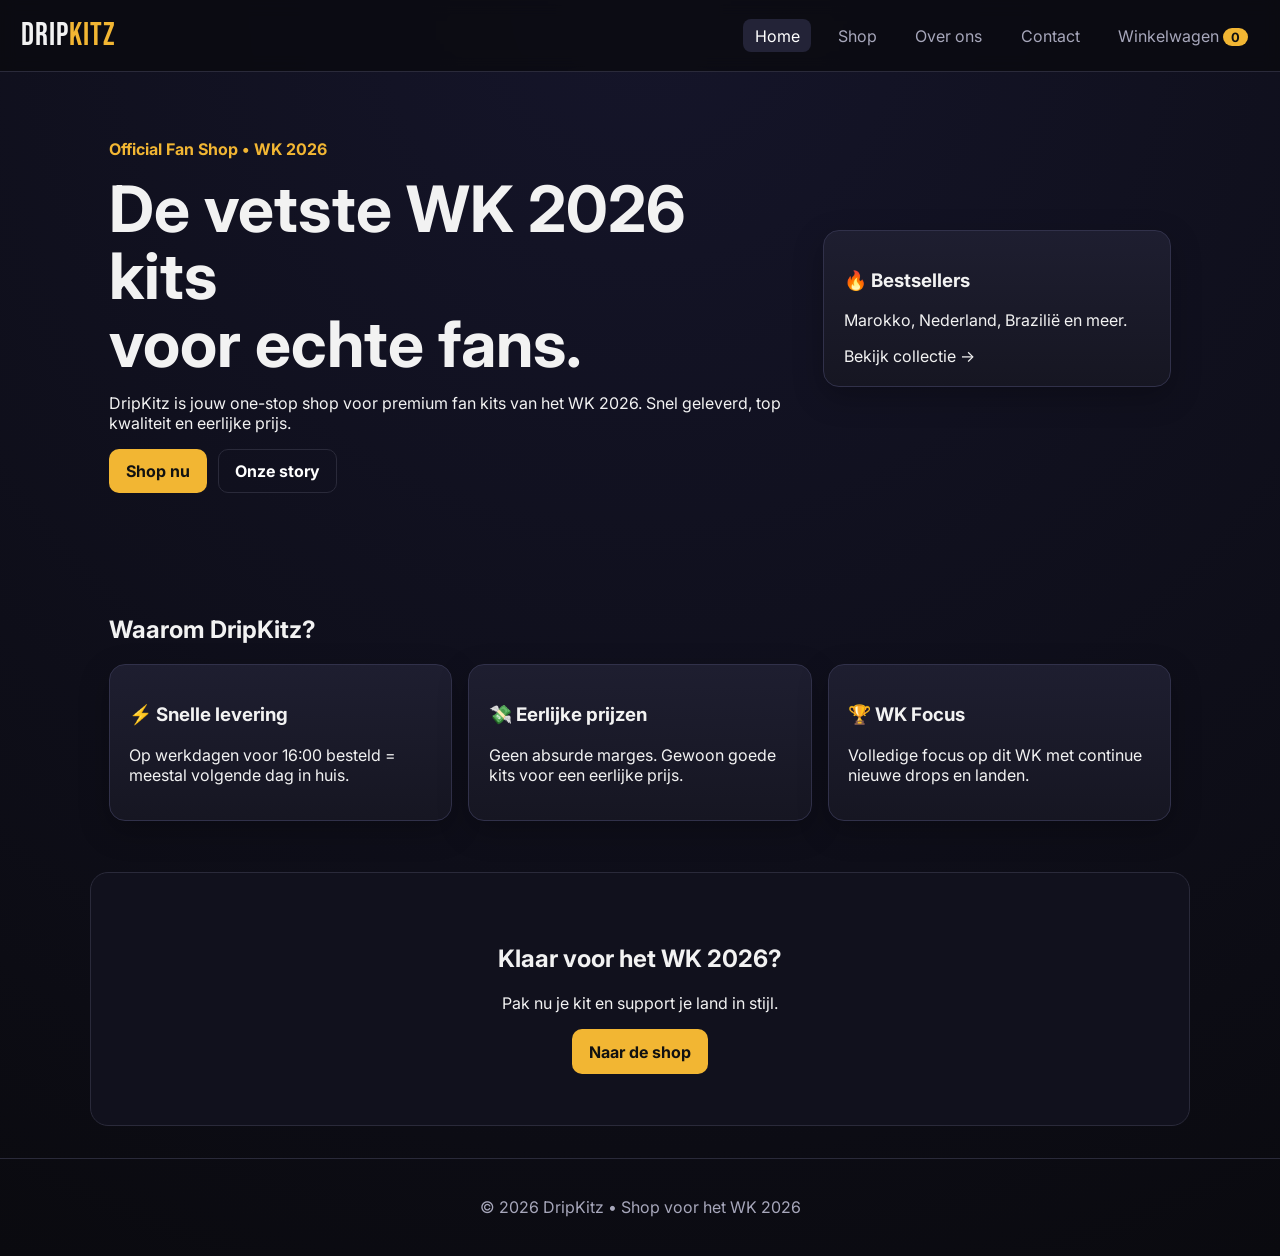
<file: DripKitz/index.html>
<!DOCTYPE html>
<html lang="nl">
<head>
  <meta charset="UTF-8" />
  <meta name="viewport" content="width=device-width, initial-scale=1.0" />
  <title>DripKitz | WK 2026 Shop</title>
  <link rel="preconnect" href="https://fonts.googleapis.com">
  <link rel="preconnect" href="https://fonts.gstatic.com" crossorigin>
  <link href="https://fonts.googleapis.com/css2?family=Bebas+Neue&family=Inter:wght@300;400;600;700;800&display=swap" rel="stylesheet">
  <link rel="stylesheet" href="style.css" />
</head>
<body>
  <header class="site-header">
    <a class="logo" href="index.html">DRIP<span>KITZ</span></a>
    <nav class="main-nav" id="mainNav">
      <a href="index.html" class="active">Home</a>
      <a href="shop.html">Shop</a>
      <a href="about.html">Over ons</a>
      <a href="contact.html">Contact</a>
      <a href="cart.html">Winkelwagen <span id="cartCount" class="cart-pill">0</span></a>
    </nav>
    <button id="menuBtn" class="menu-btn">☰</button>
  </header>

  <section class="hero section reveal">
    <div>
      <p class="kicker">Official Fan Shop • WK 2026</p>
      <h1>De vetste WK 2026 kits <br>voor echte fans.</h1>
      <p>DripKitz is jouw one-stop shop voor premium fan kits van het WK 2026. Snel geleverd, top kwaliteit en eerlijke prijs.</p>
      <div class="hero-actions">
        <a href="shop.html" class="btn btn-gold">Shop nu</a>
        <a href="about.html" class="btn btn-outline">Onze story</a>
      </div>
    </div>
    <div class="hero-card float">
      <h3>🔥 Bestsellers</h3>
      <p>Marokko, Nederland, Brazilië en meer.</p>
      <a href="shop.html">Bekijk collectie →</a>
    </div>
  </section>

  <section class="section reveal">
    <h2>Waarom DripKitz?</h2>
    <div class="grid-3">
      <article class="card"><h3>⚡ Snelle levering</h3><p>Op werkdagen voor 16:00 besteld = meestal volgende dag in huis.</p></article>
      <article class="card"><h3>💸 Eerlijke prijzen</h3><p>Geen absurde marges. Gewoon goede kits voor een eerlijke prijs.</p></article>
      <article class="card"><h3>🏆 WK Focus</h3><p>Volledige focus op dit WK met continue nieuwe drops en landen.</p></article>
    </div>
  </section>

  <section class="section reveal cta-band">
    <h2>Klaar voor het WK 2026?</h2>
    <p>Pak nu je kit en support je land in stijl.</p>
    <a href="shop.html" class="btn btn-gold">Naar de shop</a>
  </section>

  <footer class="site-footer">
    <p>© 2026 DripKitz • Shop voor het WK 2026</p>
  </footer>
  <script src="script.js"></script>
</body>
</html>
</file>
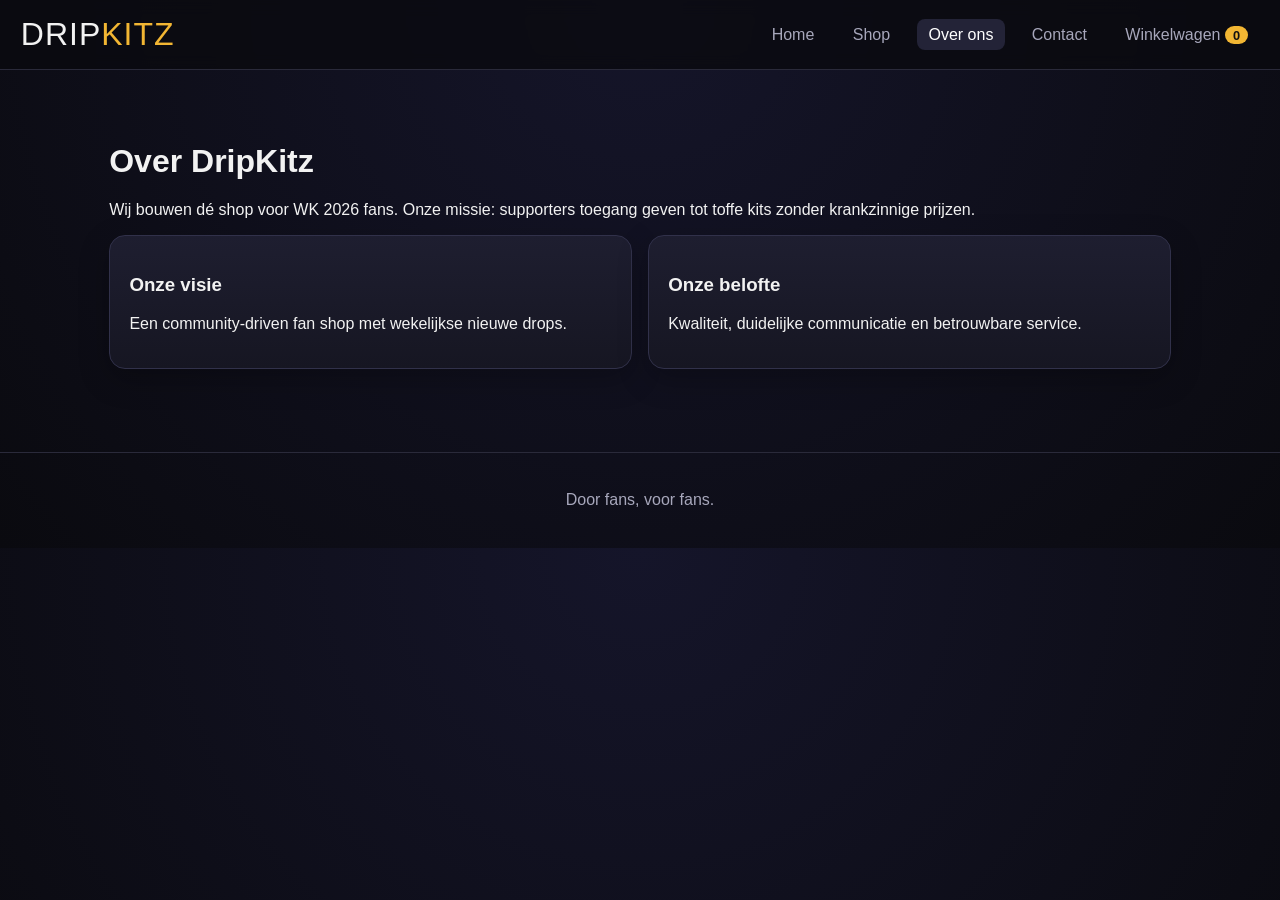
<file: DripKitz/about.html>
<!DOCTYPE html>
<html lang="nl">
<head>
  <meta charset="UTF-8" />
  <meta name="viewport" content="width=device-width, initial-scale=1.0" />
  <title>Over ons | DripKitz</title>
  <link rel="stylesheet" href="style.css" />
</head>
<body>
  <header class="site-header">
    <a class="logo" href="index.html">DRIP<span>KITZ</span></a>
    <nav class="main-nav" id="mainNav">
      <a href="index.html">Home</a>
      <a href="shop.html">Shop</a>
      <a href="about.html" class="active">Over ons</a>
      <a href="contact.html">Contact</a>
      <a href="cart.html">Winkelwagen <span id="cartCount" class="cart-pill">0</span></a>
    </nav>
    <button id="menuBtn" class="menu-btn">☰</button>
  </header>

  <main class="section reveal">
    <h1>Over DripKitz</h1>
    <p>
      Wij bouwen dé shop voor WK 2026 fans. Onze missie: supporters toegang geven tot toffe
      kits zonder krankzinnige prijzen.
    </p>

    <div class="grid-2">
      <article class="card">
        <h3>Onze visie</h3>
        <p>Een community-driven fan shop met wekelijkse nieuwe drops.</p>
      </article>
      <article class="card">
        <h3>Onze belofte</h3>
        <p>Kwaliteit, duidelijke communicatie en betrouwbare service.</p>
      </article>
    </div>
  </main>

  <footer class="site-footer">
    <p>Door fans, voor fans.</p>
  </footer>

  <script src="script.js"></script>
</body>
</html>
</file>
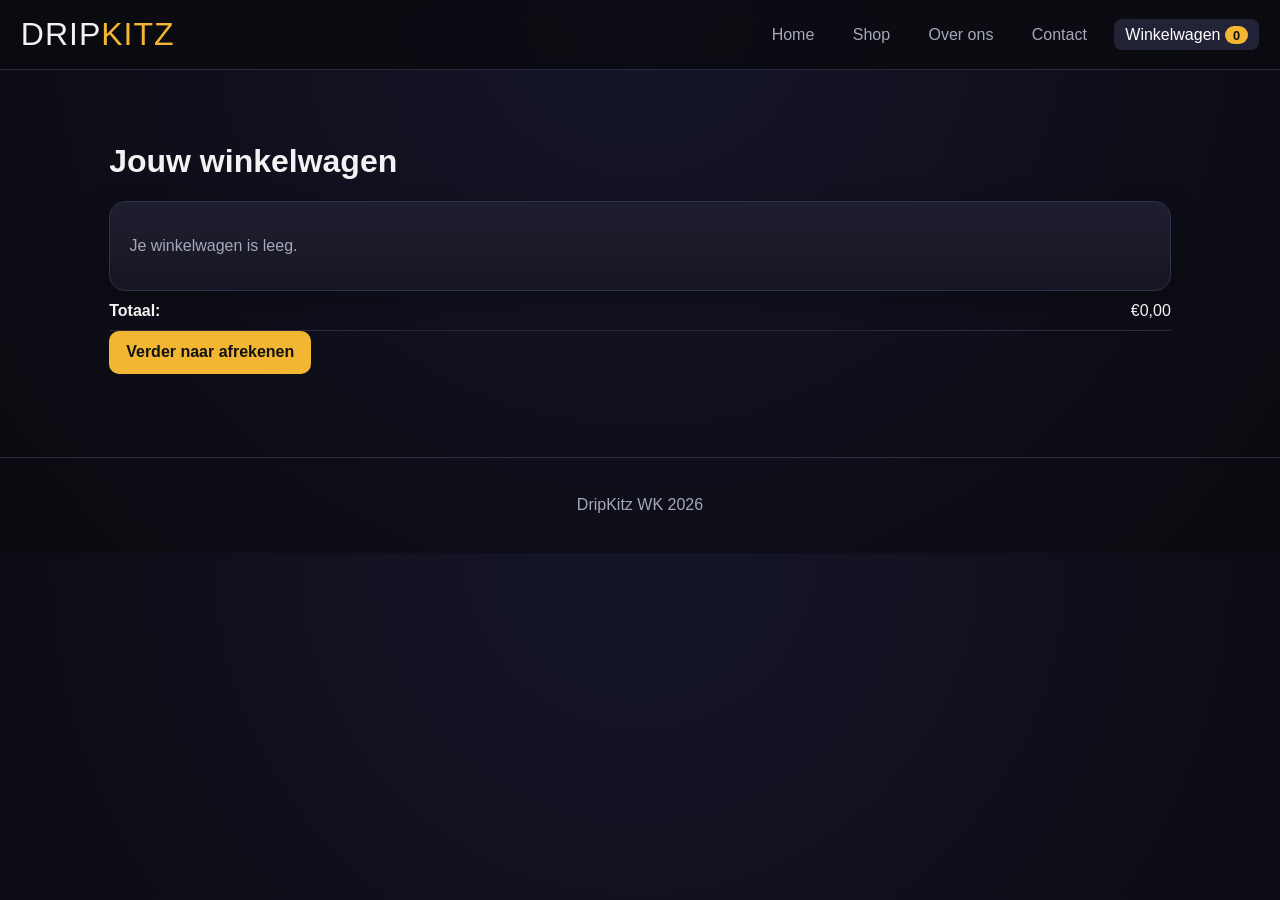
<file: DripKitz/cart.html>
<!DOCTYPE html>
<html lang="nl">
<head>
  <meta charset="UTF-8" />
  <meta name="viewport" content="width=device-width, initial-scale=1.0" />
  <title>Winkelwagen | DripKitz</title>
  <link rel="stylesheet" href="style.css" />
</head>
<body>
  <header class="site-header">
    <a class="logo" href="index.html">DRIP<span>KITZ</span></a>
    <nav class="main-nav" id="mainNav">
      <a href="index.html">Home</a>
      <a href="shop.html">Shop</a>
      <a href="about.html">Over ons</a>
      <a href="contact.html">Contact</a>
      <a href="cart.html" class="active">Winkelwagen <span id="cartCount" class="cart-pill">0</span></a>
    </nav>
    <button id="menuBtn" class="menu-btn">☰</button>
  </header>

  <main class="section reveal">
    <h1>Jouw winkelwagen</h1>
    <div id="cartItems" class="card"></div>
    <div class="cart-total-row">
      <strong>Totaal:</strong>
      <span id="cartTotal">€0,00</span>
    </div>
    <a href="checkout.html" class="btn btn-gold">Verder naar afrekenen</a>
  </main>

  <footer class="site-footer">
    <p>DripKitz WK 2026</p>
  </footer>

  <script src="script.js"></script>
</body>
</html>
</file>
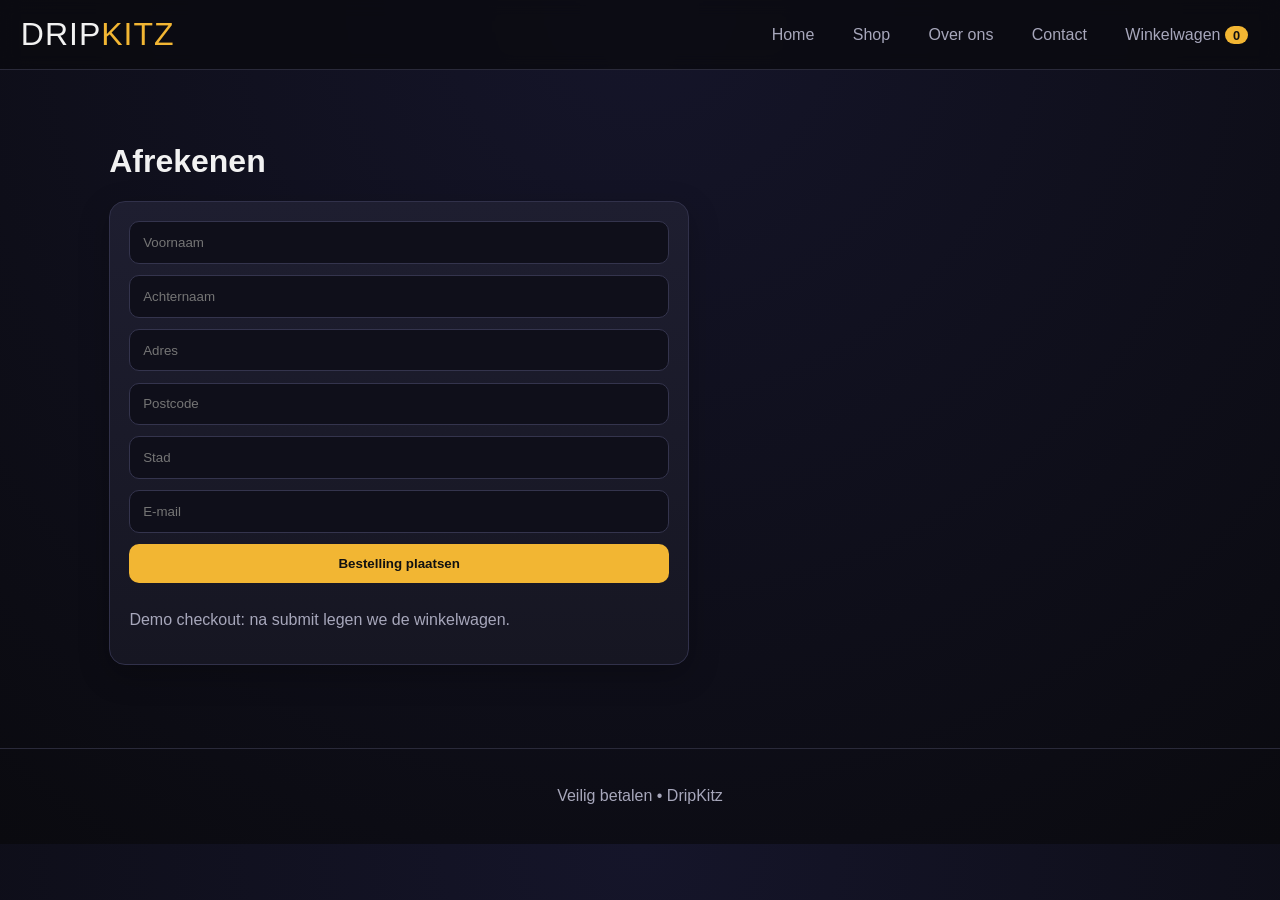
<file: DripKitz/checkout.html>
<!DOCTYPE html>
<html lang="nl">
<head>
  <meta charset="UTF-8" />
  <meta name="viewport" content="width=device-width, initial-scale=1.0" />
  <title>Afrekenen | DripKitz</title>
  <link rel="stylesheet" href="style.css" />
</head>
<body>
  <header class="site-header">
    <a class="logo" href="index.html">DRIP<span>KITZ</span></a>
    <nav class="main-nav" id="mainNav">
      <a href="index.html">Home</a>
      <a href="shop.html">Shop</a>
      <a href="about.html">Over ons</a>
      <a href="contact.html">Contact</a>
      <a href="cart.html">Winkelwagen <span id="cartCount" class="cart-pill">0</span></a>
    </nav>
    <button id="menuBtn" class="menu-btn">☰</button>
  </header>

  <main class="section reveal">
    <h1>Afrekenen</h1>
    <form class="checkout-form card" id="checkoutForm">
      <input required placeholder="Voornaam" />
      <input required placeholder="Achternaam" />
      <input required placeholder="Adres" />
      <input required placeholder="Postcode" />
      <input required placeholder="Stad" />
      <input required type="email" placeholder="E-mail" />
      <button class="btn btn-gold" type="submit">Bestelling plaatsen</button>
      <p class="muted">Demo checkout: na submit legen we de winkelwagen.</p>
    </form>
  </main>

  <footer class="site-footer">
    <p>Veilig betalen • DripKitz</p>
  </footer>

  <script src="script.js"></script>
</body>
</html>
</file>
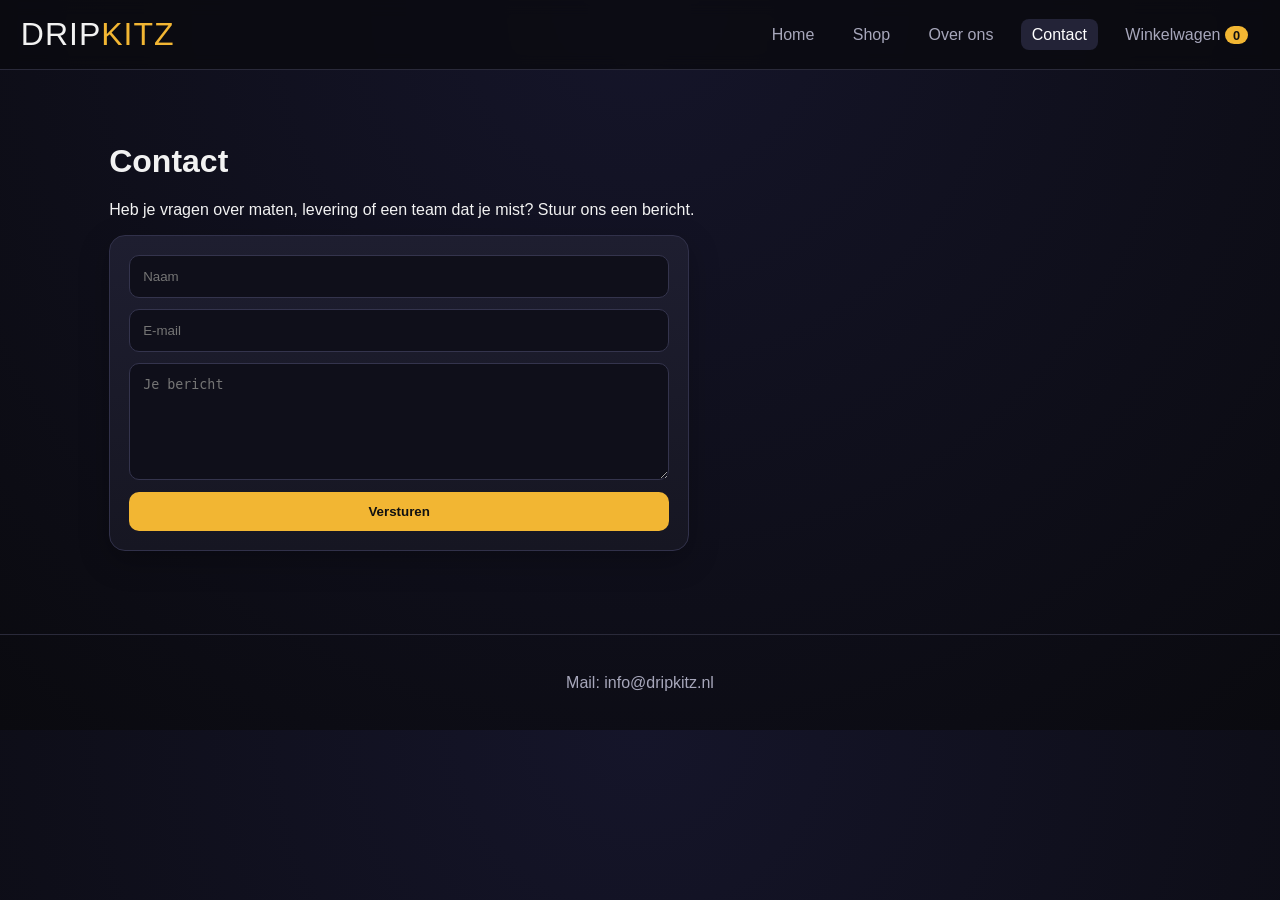
<file: DripKitz/contact.html>
<!DOCTYPE html>
<html lang="nl">
<head>
  <meta charset="UTF-8" />
  <meta name="viewport" content="width=device-width, initial-scale=1.0" />
  <title>Contact | DripKitz</title>
  <link rel="stylesheet" href="style.css" />
</head>
<body>
  <header class="site-header">
    <a class="logo" href="index.html">DRIP<span>KITZ</span></a>
    <nav class="main-nav" id="mainNav">
      <a href="index.html">Home</a>
      <a href="shop.html">Shop</a>
      <a href="about.html">Over ons</a>
      <a href="contact.html" class="active">Contact</a>
      <a href="cart.html">Winkelwagen <span id="cartCount" class="cart-pill">0</span></a>
    </nav>
    <button id="menuBtn" class="menu-btn">☰</button>
  </header>

  <main class="section reveal">
    <h1>Contact</h1>
    <p>Heb je vragen over maten, levering of een team dat je mist? Stuur ons een bericht.</p>

    <form class="checkout-form card">
      <input required placeholder="Naam" />
      <input required placeholder="E-mail" type="email" />
      <textarea rows="6" placeholder="Je bericht"></textarea>
      <button class="btn btn-gold" type="submit">Versturen</button>
    </form>
  </main>

  <footer class="site-footer">
    <p>Mail: info@dripkitz.nl</p>
  </footer>

  <script src="script.js"></script>
</body>
</html>
</file>
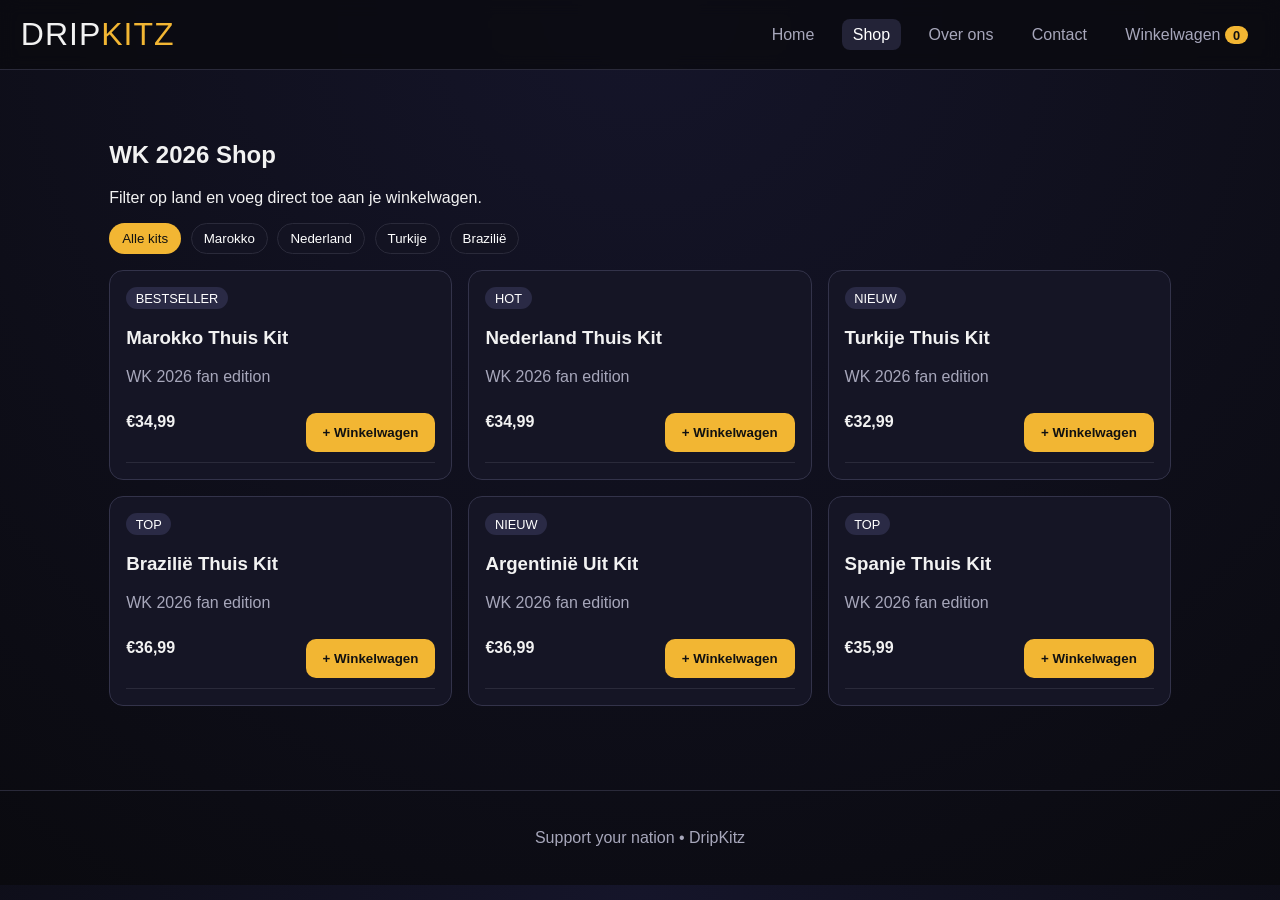
<file: DripKitz/shop.html>
<!DOCTYPE html>
<html lang="nl">
<head>
  <meta charset="UTF-8" />
  <meta name="viewport" content="width=device-width, initial-scale=1.0" />
  <title>Shop | DripKitz WK 2026</title>
  <link rel="stylesheet" href="style.css" />
</head>
<body>
  <header class="site-header">
    <a class="logo" href="index.html">DRIP<span>KITZ</span></a>
    <nav class="main-nav" id="mainNav">
      <a href="index.html">Home</a><a href="shop.html" class="active">Shop</a><a href="about.html">Over ons</a><a href="contact.html">Contact</a><a href="cart.html">Winkelwagen <span id="cartCount" class="cart-pill">0</span></a>
    </nav><button id="menuBtn" class="menu-btn">☰</button>
  </header>

  <section class="section reveal">
    <h1>WK 2026 Shop</h1>
    <p>Filter op land en voeg direct toe aan je winkelwagen.</p>
    <div class="filters">
      <button class="chip active" data-filter="all">Alle kits</button>
      <button class="chip" data-filter="marokko">Marokko</button>
      <button class="chip" data-filter="nederland">Nederland</button>
      <button class="chip" data-filter="turkije">Turkije</button>
      <button class="chip" data-filter="brazilie">Brazilië</button>
    </div>
    <div id="productGrid" class="product-grid"></div>
  </section>

  <footer class="site-footer"><p>Support your nation • DripKitz</p></footer>
  <script src="script.js"></script>
</body>
</html>
</file>
<file: DripKitz/style.css>
:root{--bg:#0a0a0f;--panel:#161622;--text:#f2f2f2;--gold:#f2b633;--muted:#a7a7bb;--line:#2a2a3a}
*{box-sizing:border-box}html,body{margin:0;padding:0;font-family:Inter,sans-serif;background:radial-gradient(circle at top,#15152a,var(--bg));color:var(--text)}
a{text-decoration:none;color:inherit}
.site-header{position:sticky;top:0;z-index:10;display:flex;align-items:center;justify-content:space-between;padding:1rem 1.3rem;background:rgba(10,10,15,.8);backdrop-filter:blur(8px);border-bottom:1px solid var(--line)}
.logo{font-family:"Bebas Neue",sans-serif;font-size:2rem;letter-spacing:1px}.logo span{color:var(--gold)}
.main-nav{display:flex;gap:1rem;align-items:center}.main-nav a{padding:.4rem .7rem;border-radius:8px;color:var(--muted)}.main-nav a.active,.main-nav a:hover{background:#232337;color:#fff}
.menu-btn{display:none;background:none;border:1px solid var(--line);color:#fff;padding:.4rem .7rem;border-radius:8px}
.cart-pill{background:var(--gold);color:#111;padding:.1rem .5rem;border-radius:999px;font-size:.8rem;font-weight:700}
.section{max-width:1100px;margin:0 auto;padding:3.2rem 1.2rem}
.hero{display:grid;grid-template-columns:2fr 1fr;gap:1.2rem;align-items:center}.hero h1{font-size:clamp(2rem,5vw,4.2rem);line-height:1.05;margin:.2rem 0}.kicker{color:var(--gold);font-weight:700}
.hero-card,.card{background:linear-gradient(180deg,#1e1e30,var(--panel));padding:1.2rem;border:1px solid #31314a;border-radius:16px;box-shadow:0 10px 30px rgba(0,0,0,.25)}
.hero-actions{display:flex;gap:.7rem;flex-wrap:wrap}.btn{display:inline-block;padding:.7rem 1rem;border-radius:10px;font-weight:700;border:1px solid var(--line)}.btn-gold{background:var(--gold);color:#111;border-color:transparent}.btn-outline{color:#fff}
.grid-3{display:grid;grid-template-columns:repeat(3,1fr);gap:1rem}.grid-2{display:grid;grid-template-columns:repeat(2,1fr);gap:1rem}
.cta-band{text-align:center;background:#11111d;border:1px solid var(--line);border-radius:18px}
.product-grid{display:grid;grid-template-columns:repeat(3,1fr);gap:1rem;margin-top:1rem}.product{background:#151525;border:1px solid #33334a;border-radius:14px;padding:1rem;transition:.25s transform,.25s box-shadow}.product:hover{transform:translateY(-6px);box-shadow:0 16px 30px rgba(0,0,0,.3)}
.badge{display:inline-block;background:#2a2a45;color:#fff;border-radius:999px;padding:.2rem .6rem;font-size:.8rem}.muted{color:var(--muted)}
.filters{display:flex;gap:.6rem;flex-wrap:wrap;margin:1rem 0}.chip{border:1px solid var(--line);background:#131322;color:#fff;padding:.45rem .75rem;border-radius:999px;cursor:pointer}.chip.active{background:var(--gold);color:#111;border-color:transparent}
.cart-row,.cart-total-row{display:flex;justify-content:space-between;gap:1rem;padding:.65rem 0;border-bottom:1px solid var(--line)}
.checkout-form{display:grid;gap:.7rem;max-width:580px}.checkout-form input,.checkout-form textarea{background:#0f0f1a;border:1px solid #34344d;color:#fff;padding:.8rem;border-radius:10px}
.site-footer{padding:1.4rem;color:var(--muted);text-align:center;border-top:1px solid var(--line);margin-top:2rem}
.reveal{opacity:0;transform:translateY(18px);transition:.55s ease}.reveal.visible{opacity:1;transform:none}
.float{animation:float 3.6s ease-in-out infinite}@keyframes float{50%{transform:translateY(-8px)}}
@media(max-width:900px){.hero,.grid-3,.grid-2,.product-grid{grid-template-columns:1fr 1fr}}
@media(max-width:700px){.main-nav{display:none;position:absolute;top:70px;right:12px;flex-direction:column;background:#11111f;padding:.8rem;border:1px solid var(--line);border-radius:12px}.main-nav.open{display:flex}.menu-btn{display:block}.hero,.grid-3,.grid-2,.product-grid{grid-template-columns:1fr}}
</file>
